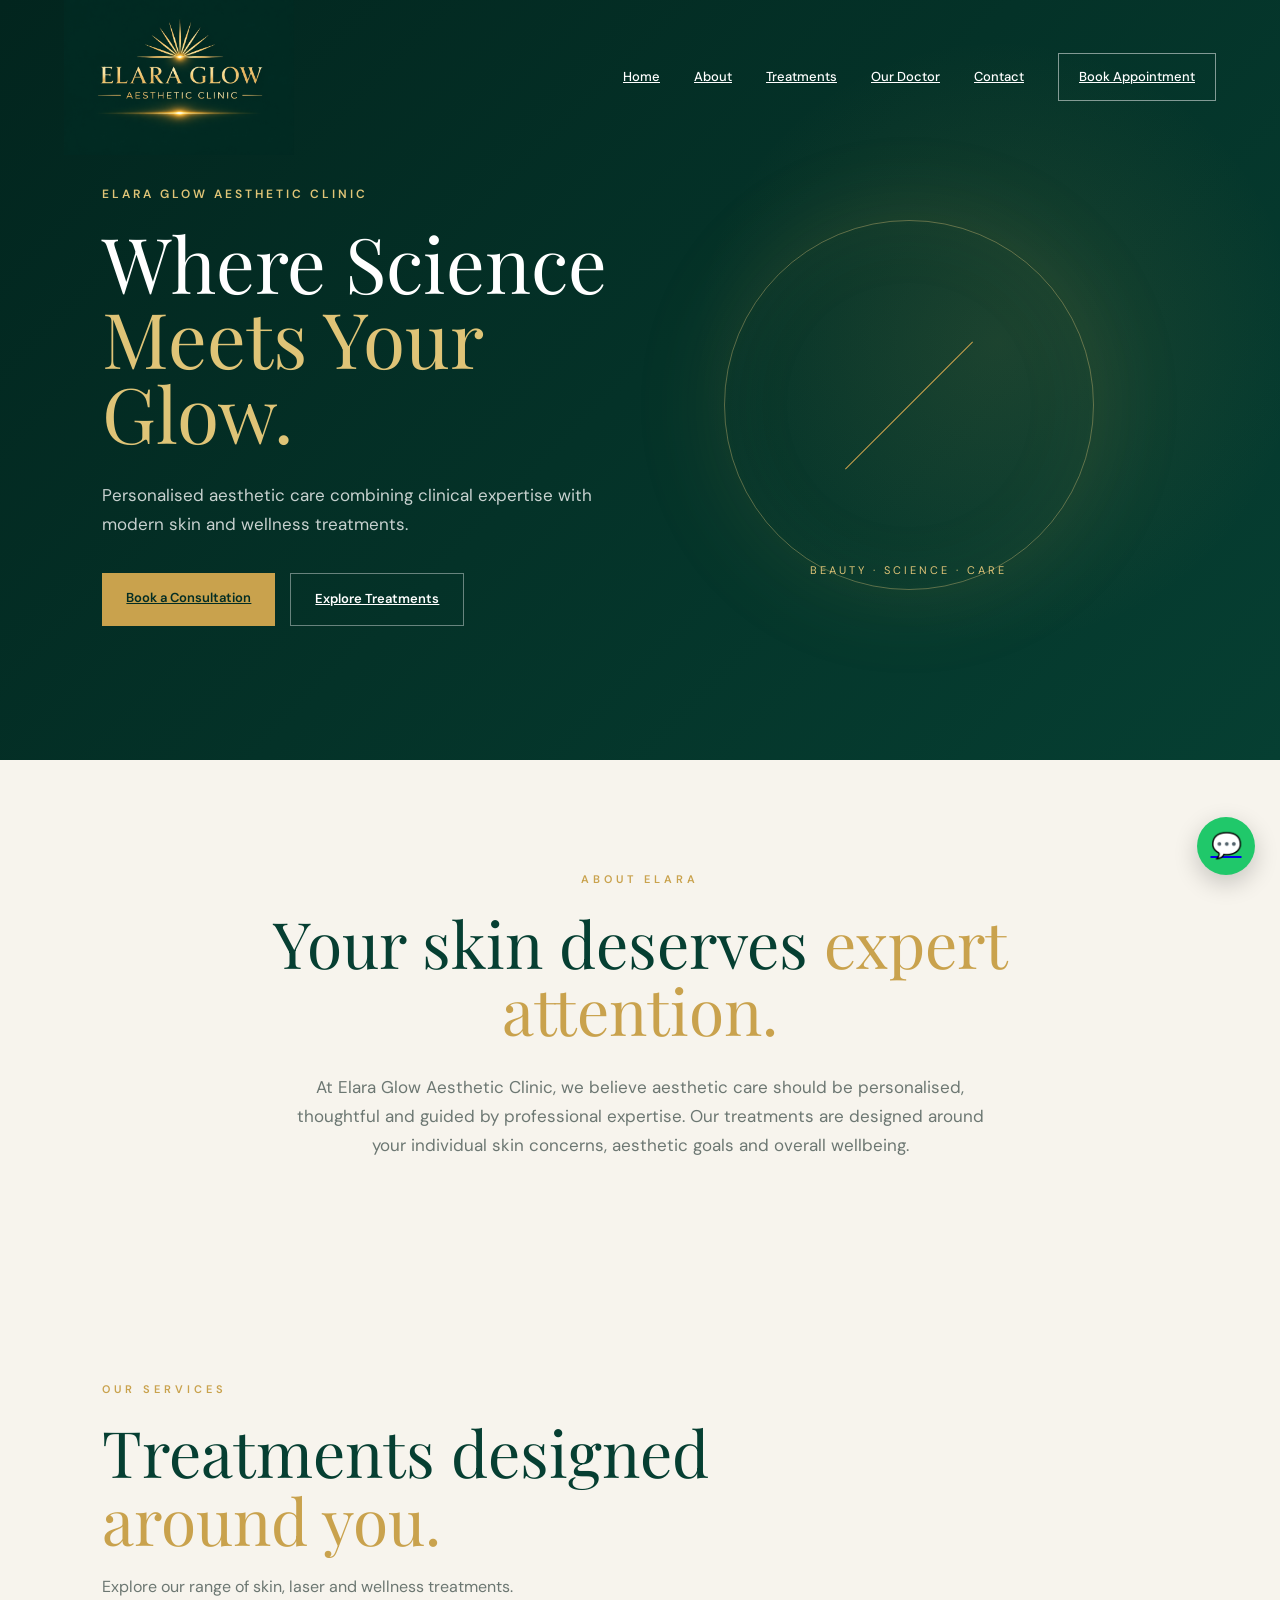
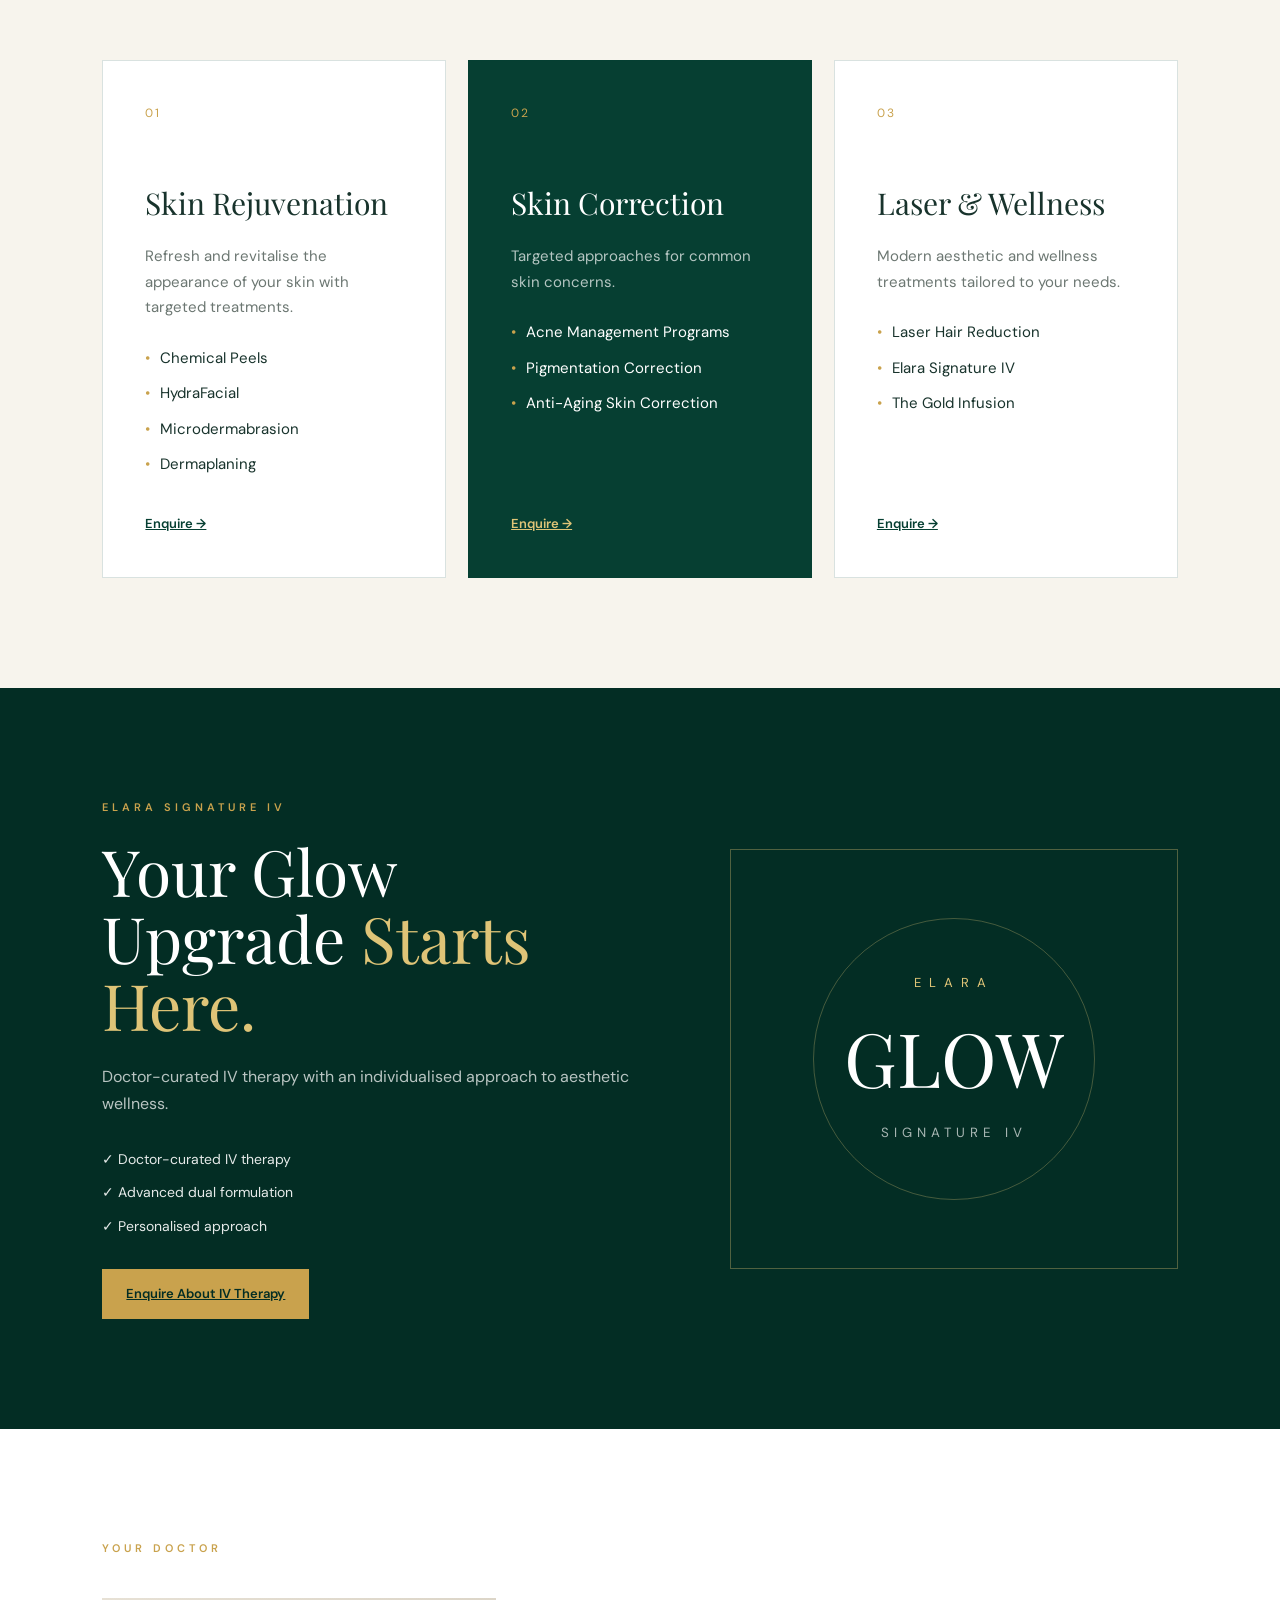
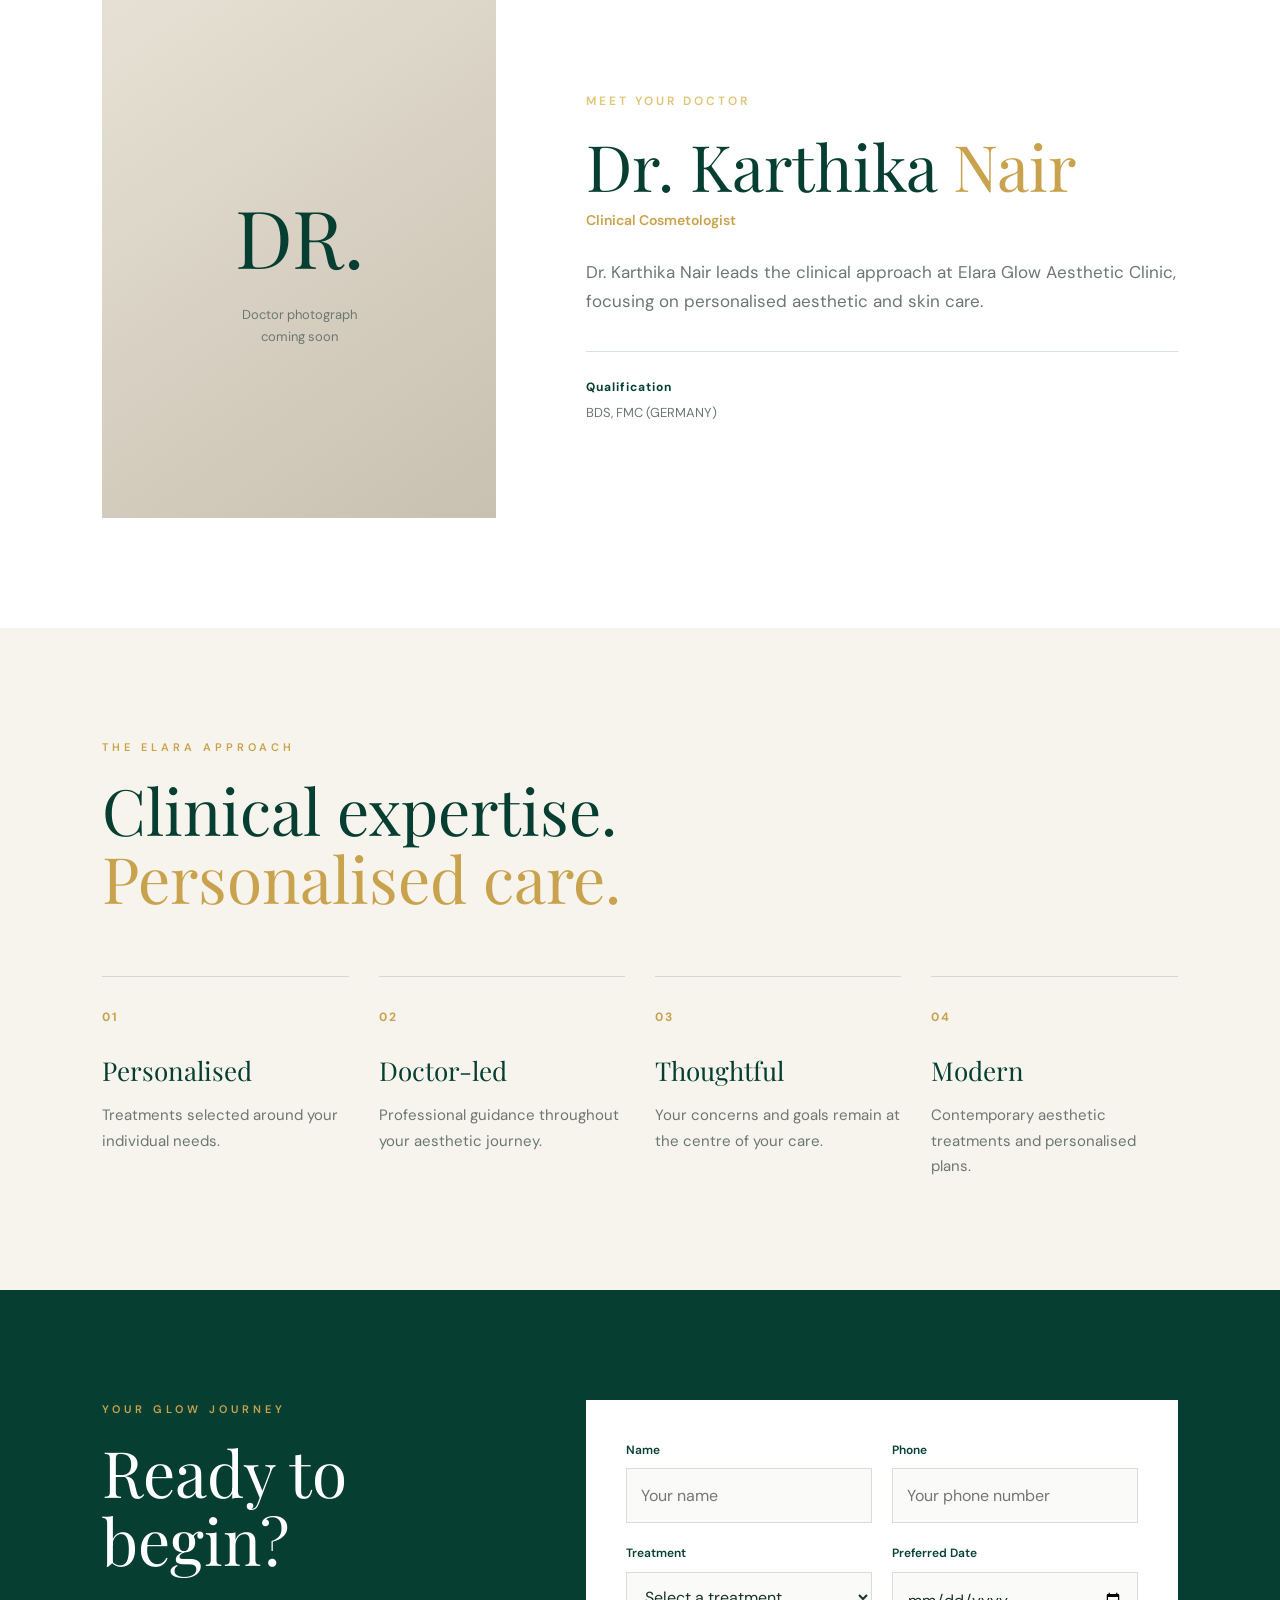
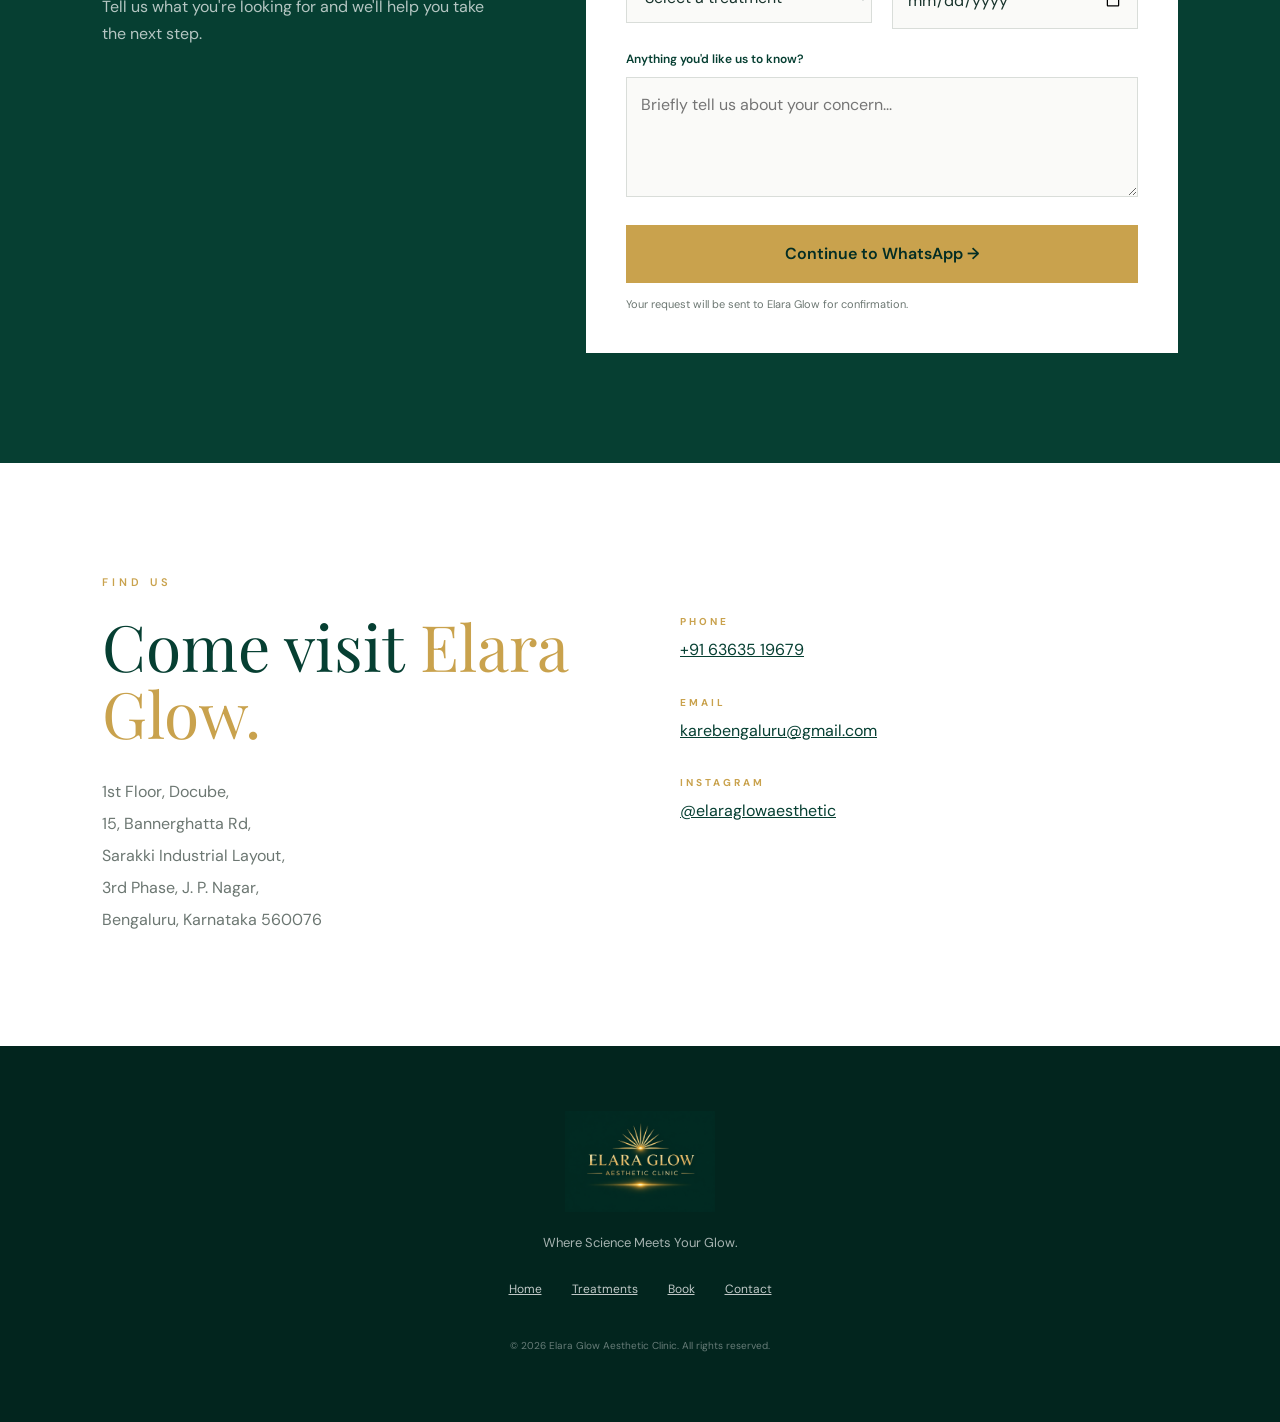
<file: index.html>
<!DOCTYPE html>
<html lang="en">

<head>

    <meta charset="UTF-8">

    <meta name="viewport" content="width=device-width, initial-scale=1.0">

    <title>Elara Glow | Aesthetic Clinic Bengaluru</title>

    <link rel="stylesheet" href="css/style.css">

</head>


<body>

    <!-- NAVIGATION -->

    <header>

        <div class="navbar">

            <a href="#home" class="logo">
                <img src="images/logo.png" alt="Elara Glow Aesthetic Clinic">
            </a>


            <nav>

                <a href="#home">Home</a>

                <a href="#about">About</a>

                <a href="treatments.html">Treatments</a>

                <a href="#doctor">Our Doctor</a>

                <a href="#contact">Contact</a>

                <a href="#booking" class="book-button">
                    Book Appointment
                </a>

            </nav>

        </div>

    </header>



    <!-- HERO -->

    <section class="hero" id="home">

        <div class="hero-content">

            <p class="small-heading">
                ELARA GLOW AESTHETIC CLINIC
            </p>

            <h1>
                Where Science
                <span>Meets Your Glow.</span>
            </h1>

            <p class="hero-description">

                Personalised aesthetic care combining
                clinical expertise with modern skin
                and wellness treatments.

            </p>


            <div class="hero-buttons">

                <a href="#booking" class="primary-button">
                    Book a Consultation
                </a>

                <a href="treatments.html" class="secondary-button">
                    Explore Treatments
                </a>

            </div>

        </div>


        <div class="hero-decoration">

            <div class="glow-circle"></div>

            <div class="gold-line"></div>

            <p>
                BEAUTY · SCIENCE · CARE
            </p>

        </div>

    </section>



    <!-- INTRO -->

    <section class="intro" id="about">

        <p class="section-label">
            ABOUT ELARA
        </p>

        <h2>
            Your skin deserves
            <span>expert attention.</span>
        </h2>

        <p class="intro-text">

            At Elara Glow Aesthetic Clinic, we believe
            aesthetic care should be personalised,
            thoughtful and guided by professional expertise.

            Our treatments are designed around your
            individual skin concerns, aesthetic goals
            and overall wellbeing.

        </p>

    </section>



    <!-- TREATMENTS -->

    <section class="treatments" id="treatments">

        <div class="section-heading">

            <p class="section-label">
                OUR SERVICES
            </p>

            <h2>
                Treatments designed
                <span>around you.</span>
            </h2>

            <p>
                Explore our range of skin, laser and
                wellness treatments.
            </p>

        </div>


        <div class="treatment-grid">


            <!-- CARD 1 -->

            <div class="treatment-card">

                <p class="number">
                    01
                </p>

                <h3>
                    Skin Rejuvenation
                </h3>

                <p>
                    Refresh and revitalise the appearance
                    of your skin with targeted treatments.
                </p>

                <ul>

                    <li>Chemical Peels</li>

                    <li>HydraFacial</li>

                    <li>Microdermabrasion</li>

                    <li>Dermaplaning</li>

                </ul>

                <a href="#booking">
                    Enquire →
                </a>

            </div>



            <!-- CARD 2 -->

            <div class="treatment-card featured">

                <p class="number">
                    02
                </p>

                <h3>
                    Skin Correction
                </h3>

                <p>
                    Targeted approaches for common
                    skin concerns.
                </p>

                <ul>

                    <li>Acne Management Programs</li>

                    <li>Pigmentation Correction</li>

                    <li>Anti-Aging Skin Correction</li>

                </ul>

                <a href="#booking">
                    Enquire →
                </a>

            </div>



            <!-- CARD 3 -->

            <div class="treatment-card">

                <p class="number">
                    03
                </p>

                <h3>
                    Laser & Wellness
                </h3>

                <p>
                    Modern aesthetic and wellness
                    treatments tailored to your needs.
                </p>

                <ul>

                    <li>Laser Hair Reduction</li>

                    <li>Elara Signature IV</li>

                    <li>The Gold Infusion</li>

                </ul>

                <a href="#booking">
                    Enquire →
                </a>

            </div>


        </div>

    </section>



    <!-- SIGNATURE TREATMENT -->

    <section class="signature">

        <div>

            <p class="section-label">
                ELARA SIGNATURE IV
            </p>

            <h2>
                Your Glow Upgrade
                <span>Starts Here.</span>
            </h2>

            <p>

                Doctor-curated IV therapy with an
                individualised approach to aesthetic
                wellness.

            </p>

            <div class="features">

                <p>✓ Doctor-curated IV therapy</p>

                <p>✓ Advanced dual formulation</p>

                <p>✓ Personalised approach</p>

            </div>

            <a href="#booking" class="primary-button">
                Enquire About IV Therapy
            </a>

        </div>


        <div class="signature-decoration">

            <span>
                ELARA
            </span>

            <strong>
                GLOW
            </strong>

            <small>
                SIGNATURE IV
            </small>

        </div>

    </section>



    <!-- DOCTOR -->

    <section class="doctor" id="doctor">

        <p class="section-label">
            YOUR DOCTOR
        </p>


        <div class="doctor-grid">


            <div class="doctor-photo">

                <span>
                    DR.
                </span>

                <p>
                    Doctor photograph
                    <br>
                    coming soon
                </p>

            </div>


            <div>

                <p class="small-heading">
    MEET YOUR DOCTOR
</p>

<h2>
    Dr. Karthika
    <span>Nair</span>
</h2>

<p class="doctor-role">
    Clinical Cosmetologist
</p>

<p class="doctor-description">

    Dr. Karthika Nair leads the clinical
    approach at Elara Glow Aesthetic Clinic,
    focusing on personalised aesthetic
    and skin care.

</p>

<div class="doctor-info">

    <div>
        <strong>
            Qualification
        </strong>

        <p>
            BDS, FMC (GERMANY)
        </p>
    </div>

</div>

    </section>



    <!-- WHY ELARA -->

    <section class="why">

        <p class="section-label">
            THE ELARA APPROACH
        </p>

        <h2>
            Clinical expertise.
            <span>Personalised care.</span>
        </h2>


        <div class="why-grid">

            <div>

                <strong>01</strong>

                <h3>
                    Personalised
                </h3>

                <p>
                    Treatments selected around
                    your individual needs.
                </p>

            </div>


            <div>

                <strong>02</strong>

                <h3>
                    Doctor-led
                </h3>

                <p>
                    Professional guidance throughout
                    your aesthetic journey.
                </p>

            </div>


            <div>

                <strong>03</strong>

                <h3>
                    Thoughtful
                </h3>

                <p>
                    Your concerns and goals remain
                    at the centre of your care.
                </p>

            </div>


            <div>

                <strong>04</strong>

                <h3>
                    Modern
                </h3>

                <p>
                    Contemporary aesthetic treatments
                    and personalised plans.
                </p>

            </div>

        </div>

    </section>



    <!-- BOOKING -->

    <section class="booking" id="booking">

        <div class="booking-intro">

            <p class="section-label">
                YOUR GLOW JOURNEY
            </p>

            <h2>
                Ready to begin?
            </h2>

            <p>
                Tell us what you're looking for and
                we'll help you take the next step.
            </p>

        </div>


        <form id="bookingForm">

            <div class="form-row">

                <div>

                    <label>
                        Name
                    </label>

                    <input
                        type="text"
                        id="name"
                        placeholder="Your name"
                        required>

                </div>


                <div>

                    <label>
                        Phone
                    </label>

                    <input
                        type="tel"
                        id="phone"
                        placeholder="Your phone number"
                        required>

                </div>

            </div>


            <div class="form-row">

                <div>

                    <label>
                        Treatment
                    </label>

                    <select id="treatment" required>

                        <option value="">
                            Select a treatment
                        </option>

                        <option>
                            Chemical Peels
                        </option>

                        <option>
                            HydraFacial
                        </option>

                        <option>
                            Anti-Aging Skin Correction
                        </option>

                        <option>
                            Microdermabrasion
                        </option>

                        <option>
                            Dermaplaning
                        </option>

                        <option>
                            Laser Hair Reduction
                        </option>

                        <option>
                            Acne Management
                        </option>

                        <option>
                            Pigmentation Correction
                        </option>

                        <option>
                            Elara Signature IV
                        </option>

                        <option>
                            The Gold Infusion
                        </option>

                        <option>
                            General Consultation
                        </option>

                    </select>

                </div>


                <div>

                    <label>
                        Preferred Date
                    </label>

                    <input
                        type="date"
                        id="date"
                        required>

                </div>

            </div>


            <div>

                <label>
                    Anything you'd like us to know?
                </label>

                <textarea
                    id="message"
                    placeholder="Briefly tell us about your concern..."></textarea>

            </div>


            <button type="submit">

                Continue to WhatsApp →

            </button>


            <p class="form-note">

                Your request will be sent to
                Elara Glow for confirmation.

            </p>

        </form>

    </section>



    <!-- CONTACT -->

    <section class="contact" id="contact">

        <div>

            <p class="section-label">
                FIND US
            </p>

            <h2>
                Come visit
                <span>Elara Glow.</span>
            </h2>

            <p>

                1st Floor, Docube,<br>
                15, Bannerghatta Rd,<br>
                Sarakki Industrial Layout,<br>
                3rd Phase, J. P. Nagar,<br>
                Bengaluru, Karnataka 560076

            </p>

        </div>


        <div class="contact-details">

            <p>
                <strong>
                    PHONE
                </strong>

                <a href="tel:+916363519679">
                    +91 63635 19679
                </a>
            </p>


            <p>
                <strong>
                    EMAIL
                </strong>

                <a href="mailto:karebengaluru@gmail.com">
                    karebengaluru@gmail.com
                </a>
            </p>


            <p>
                <strong>
                    INSTAGRAM
                </strong>

                <a
                    href="https://www.instagram.com/elaraglowaesthetic/"
                    target="_blank">

                    @elaraglowaesthetic

                </a>
            </p>

        </div>

    </section>



    <!-- FOOTER -->

    <footer>

        <img
            src="images/logo.png"
            alt="Elara Glow"
            class="footer-logo">

        <p>
            Where Science Meets Your Glow.
        </p>

        <div>

            <a href="#home">Home</a>

            <a href="#treatments">Treatments</a>

            <a href="#booking">Book</a>

            <a href="#contact">Contact</a>

        </div>

        <small>
            © 2026 Elara Glow Aesthetic Clinic.
            All rights reserved.
        </small>

    </footer>



    <!-- WHATSAPP -->

    <a
        href="https://wa.me/916363519679"
        class="whatsapp"
        target="_blank">

        💬

    </a>


    <script src="js/script.js"></script>

</body>

</html>
</file>
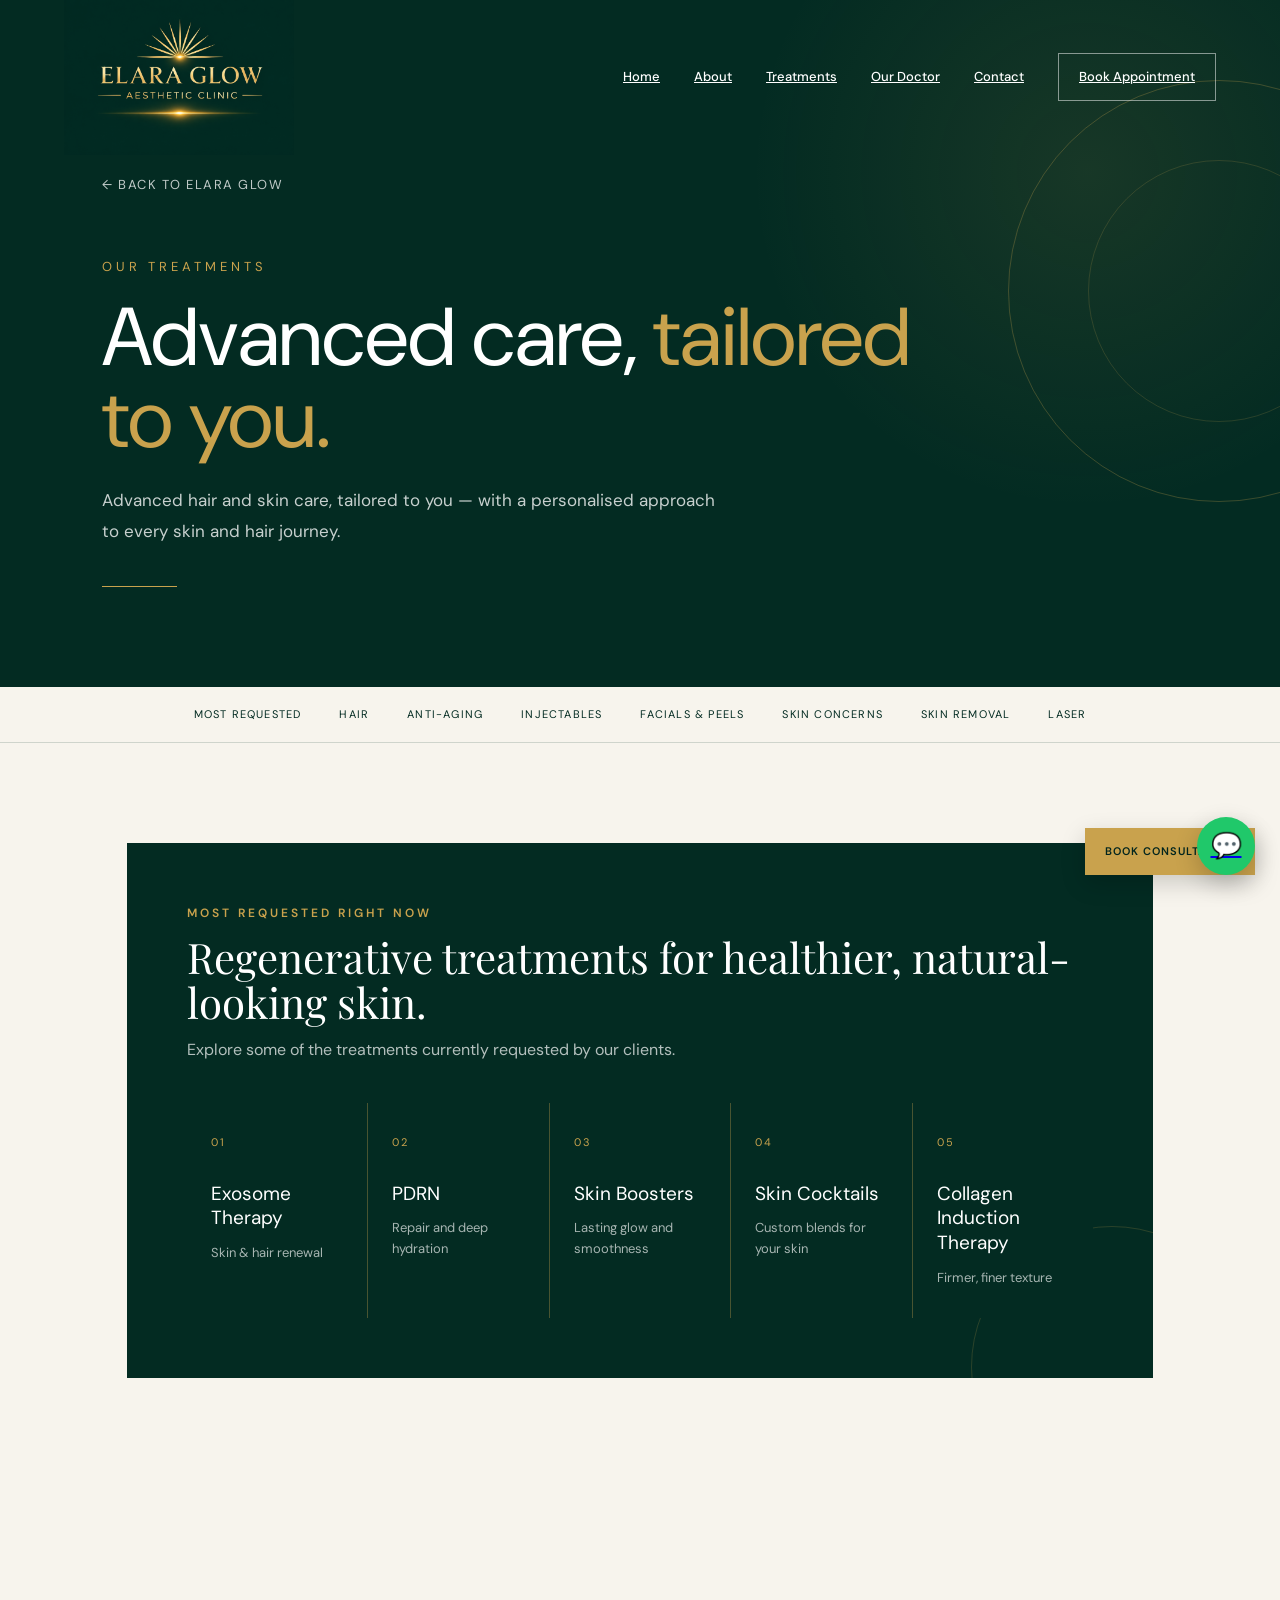
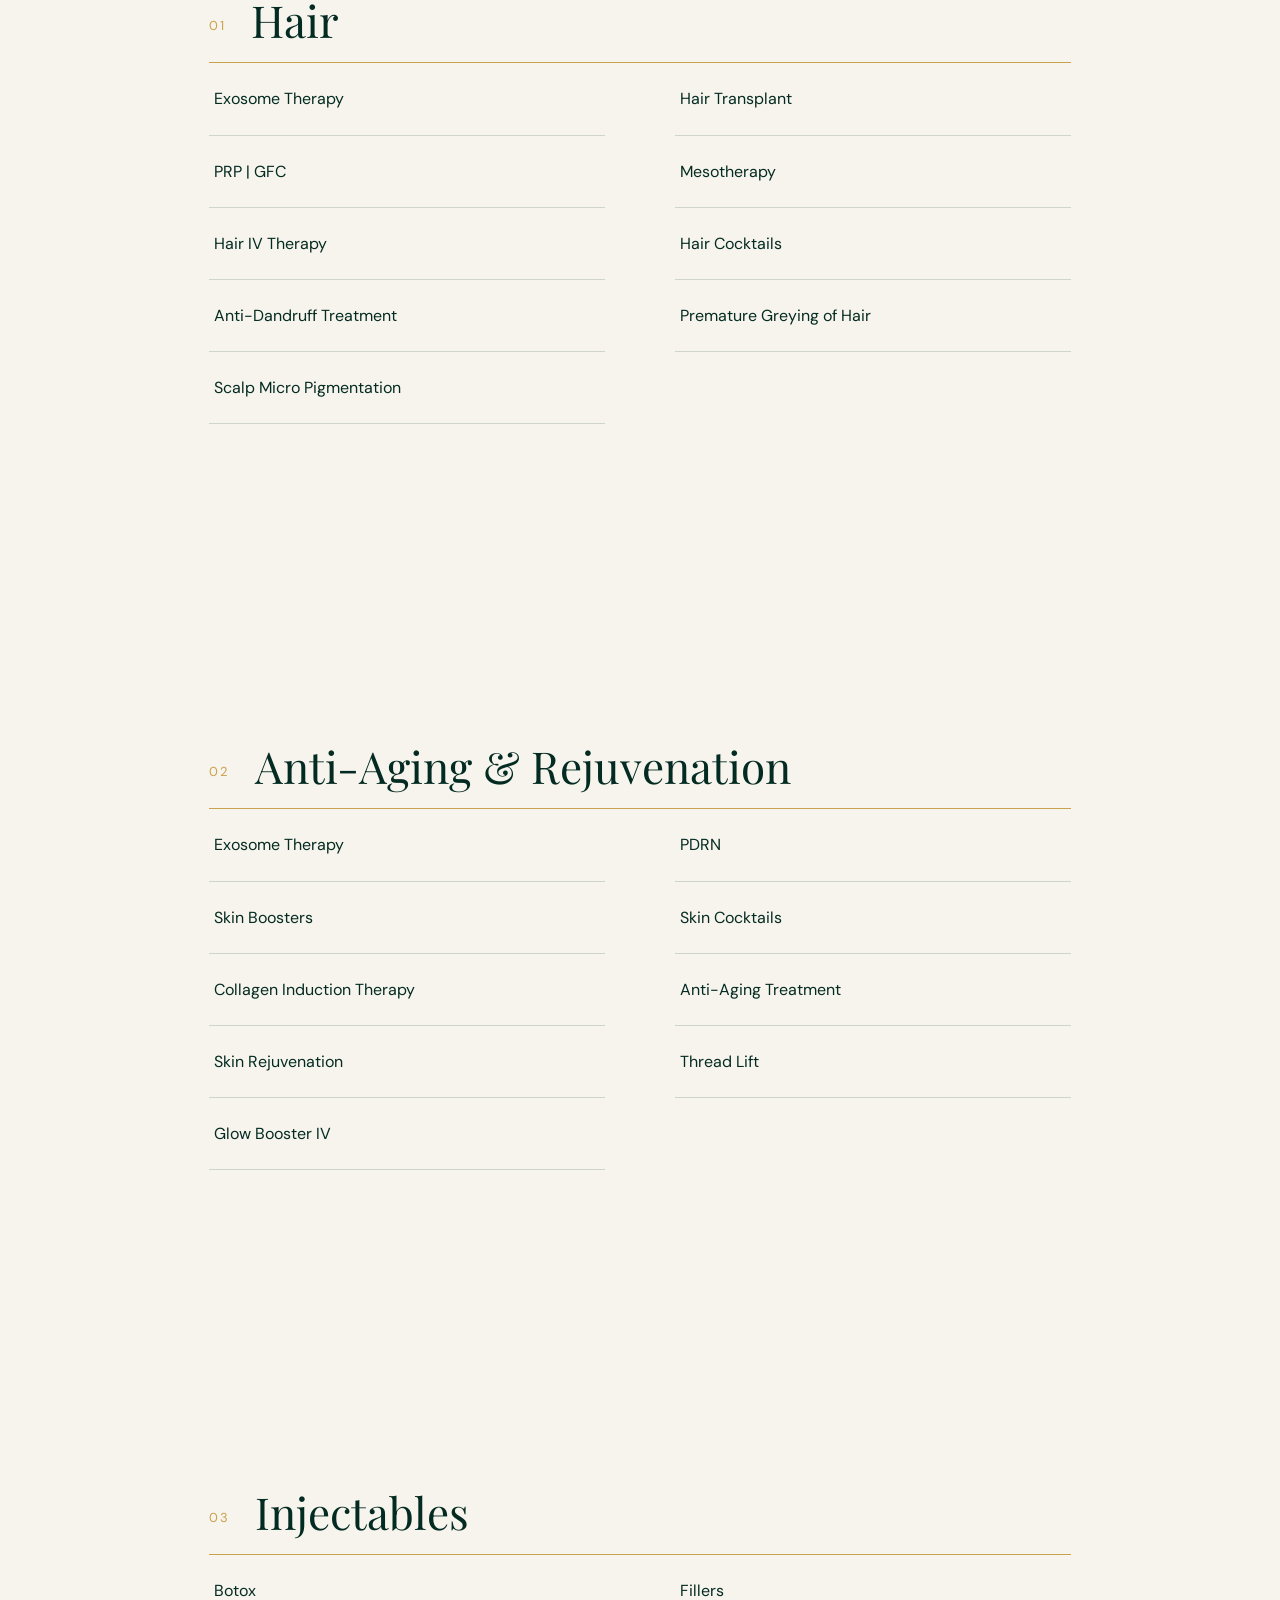
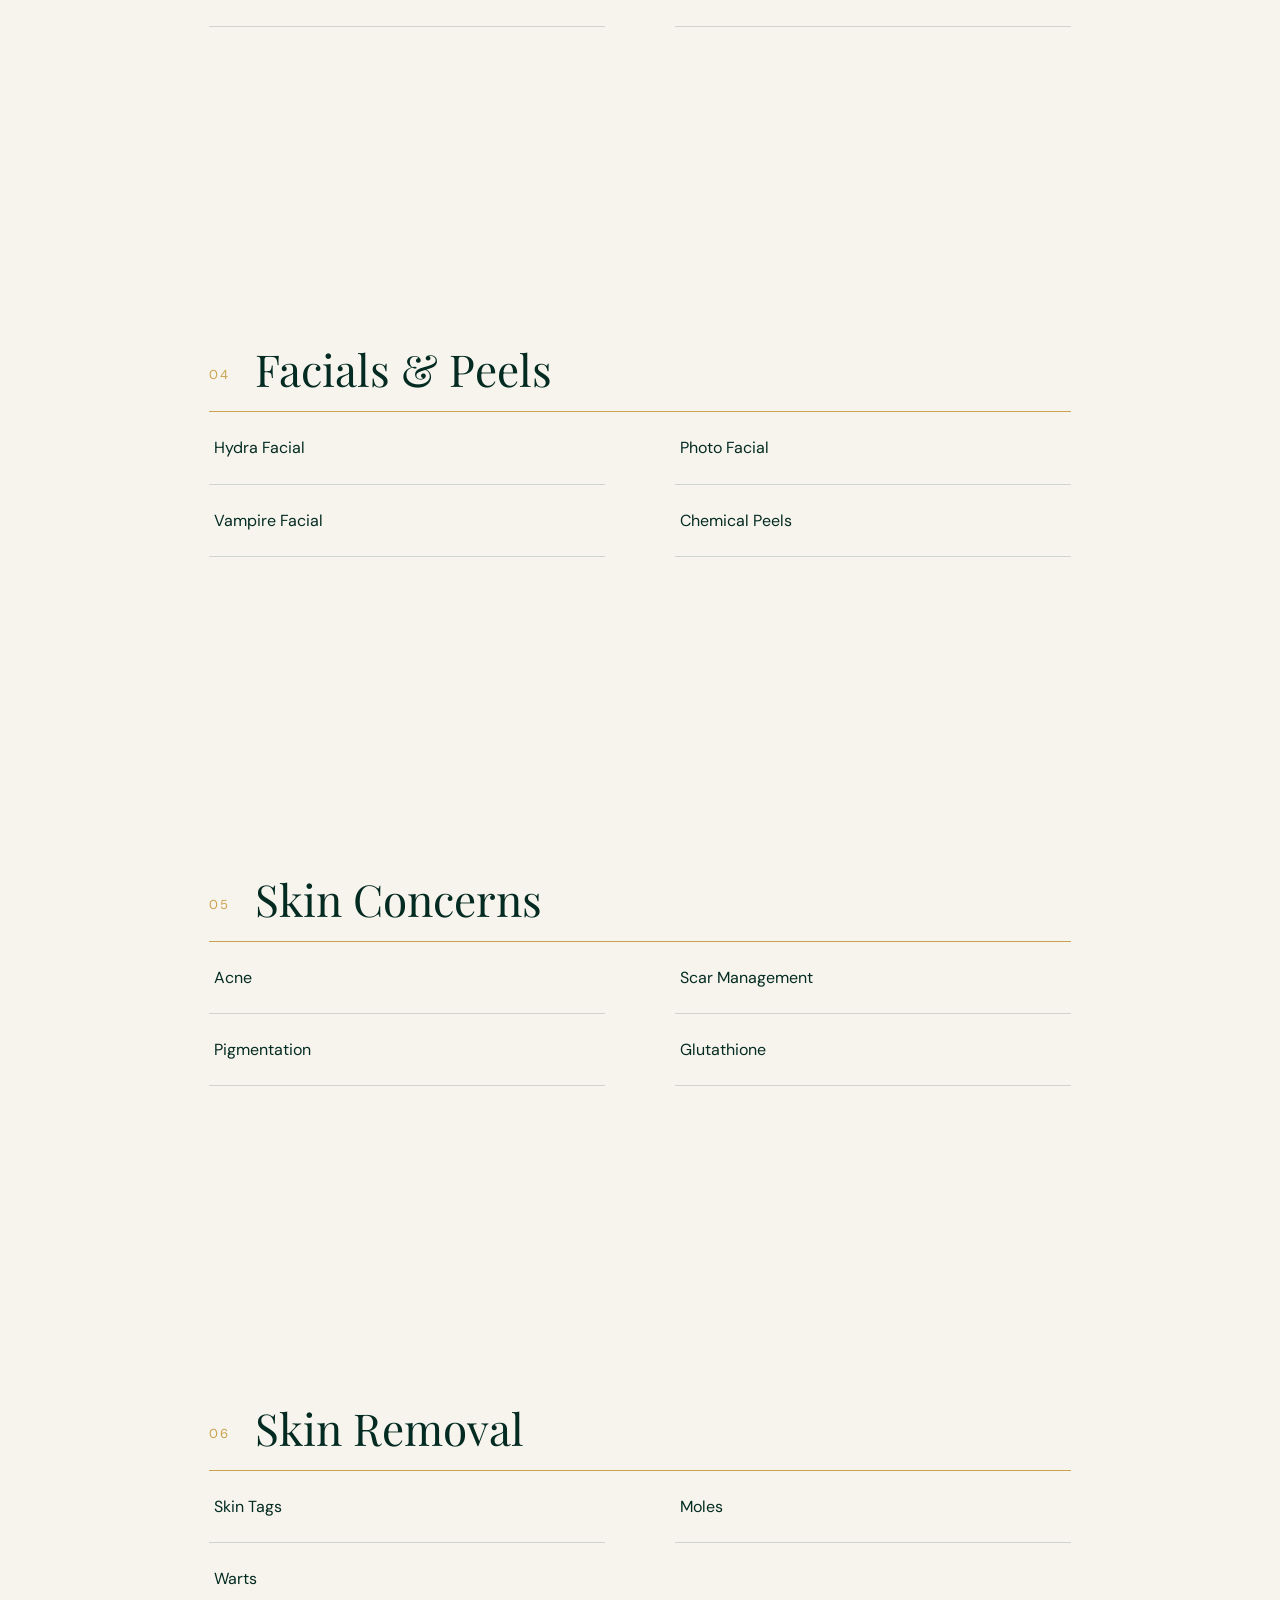
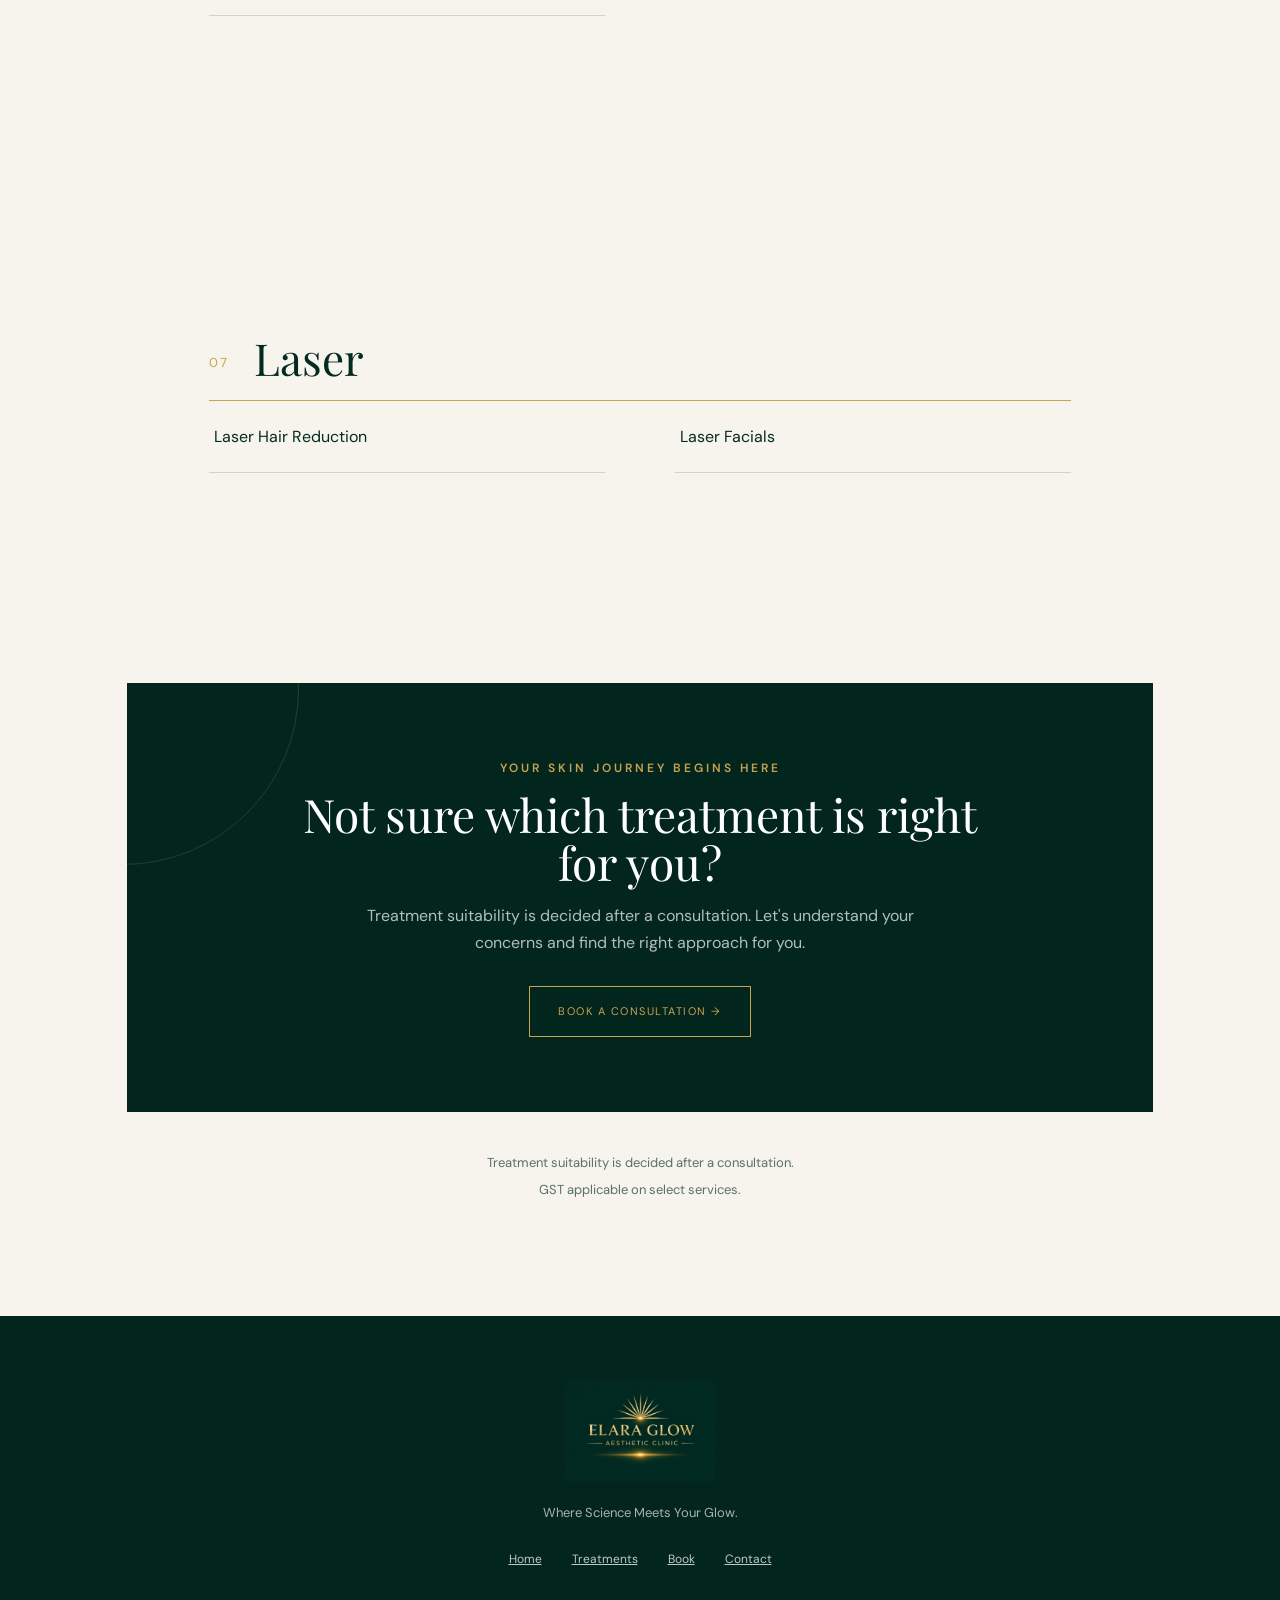
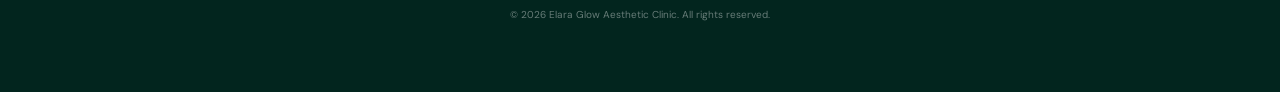
<file: treatments.html>
<!DOCTYPE html>
<html lang="en">

<head>
    <meta charset="UTF-8">
    <meta name="viewport" content="width=device-width, initial-scale=1.0">

    <title>Our Treatments | Elara Glow Aesthetic Clinic</title>

    <link rel="stylesheet" href="css/style.css">

    <style>
        /* =====================================================
           ELARA GLOW — TREATMENTS PAGE
           ===================================================== */

        :root {
            --green: #032b22;
            --deep-green: #02251e;
            --green-light: #063f32;
            --gold: #c9a24d;
            --ivory: #f7f4ed;
            --white: #ffffff;
            --line: rgba(3, 43, 34, 0.16);
        }

        * {
            box-sizing: border-box;
        }

        html {
            scroll-behavior: smooth;
        }

        body {
            margin: 0;
            background: var(--ivory);
            color: var(--green);
        }


        /* =====================================================
           PAGE HERO
           ===================================================== */

        .treatments-hero {
            min-height: 520px;
            padding: 170px 8% 100px;
            background:
                radial-gradient(circle at 85% 25%,
                    rgba(201, 162, 77, 0.10),
                    transparent 28%),
                var(--green);
            color: var(--white);
            position: relative;
            overflow: hidden;
        }

        .treatments-hero::before {
            content: "";
            position: absolute;
            width: 420px;
            height: 420px;
            border: 1px solid rgba(201, 162, 77, 0.28);
            border-radius: 50%;
            right: -150px;
            top: 80px;
        }

        .treatments-hero::after {
            content: "";
            position: absolute;
            width: 260px;
            height: 260px;
            border: 1px solid rgba(201, 162, 77, 0.18);
            border-radius: 50%;
            right: -70px;
            top: 160px;
        }

        .hero-inner {
            max-width: 1100px;
            margin: auto;
            position: relative;
            z-index: 2;
        }

        .back-link {
            display: inline-flex;
            align-items: center;
            gap: 10px;
            color: rgba(255, 255, 255, 0.75);
            text-decoration: none;
            font-size: 13px;
            letter-spacing: 1.5px;
            text-transform: uppercase;
            margin-bottom: 60px;
            transition: 0.3s ease;
        }

        .back-link:hover {
            color: var(--gold);
            transform: translateX(-4px);
        }

        .hero-label {
            color: var(--gold);
            font-size: 13px;
            letter-spacing: 4px;
            text-transform: uppercase;
            margin-bottom: 18px;
        }

        .treatments-hero h1 {
            font-size: clamp(48px, 7vw, 82px);
            font-weight: 400;
            line-height: 1;
            margin: 0 0 25px;
            max-width: 850px;
        }

        .treatments-hero h1 span {
            color: var(--gold);
        }

        .hero-description {
            max-width: 620px;
            font-size: 17px;
            line-height: 1.8;
            color: rgba(255, 255, 255, 0.78);
            margin: 0;
        }

        .hero-line {
            width: 75px;
            height: 1px;
            background: var(--gold);
            margin-top: 40px;
        }


        /* =====================================================
           CATEGORY NAVIGATION
           ===================================================== */

        .category-nav {
            position: sticky;
            top: 0;
            z-index: 20;
            background: rgba(247, 244, 237, 0.96);
            backdrop-filter: blur(10px);
            border-bottom: 1px solid var(--line);
            overflow-x: auto;
        }

        .category-nav-inner {
            max-width: 1200px;
            margin: auto;
            padding: 0 6%;
            display: flex;
            justify-content: center;
            gap: 8px;
            min-width: max-content;
        }

        .category-nav a {
            display: block;
            padding: 18px 15px;
            color: var(--green);
            text-decoration: none;
            font-size: 11px;
            letter-spacing: 1.2px;
            text-transform: uppercase;
            white-space: nowrap;
            transition: 0.3s ease;
        }

        .category-nav a:hover {
            color: var(--gold);
        }


        /* =====================================================
           MAIN CONTENT
           ===================================================== */

        .treatments-content {
            max-width: 1180px;
            margin: auto;
            padding: 100px 6% 110px;
        }

        .section-intro {
            max-width: 700px;
            margin-bottom: 45px;
        }

        .section-label {
            color: var(--gold);
            font-size: 12px;
            letter-spacing: 3px;
            text-transform: uppercase;
            margin-bottom: 12px;
        }

        .section-intro h2 {
            font-size: clamp(34px, 5vw, 52px);
            font-weight: 400;
            line-height: 1.1;
            margin: 0 0 18px;
        }

        .section-intro p {
            font-size: 16px;
            line-height: 1.8;
            color: rgba(3, 43, 34, 0.72);
            margin: 0;
        }


        /* =====================================================
           MOST REQUESTED
           ===================================================== */

        .most-requested {
            background: var(--green);
            color: var(--white);
            padding: 60px;
            margin-bottom: 110px;
            position: relative;
            overflow: hidden;
        }

        .most-requested::after {
            content: "";
            position: absolute;
            width: 280px;
            height: 280px;
            border: 1px solid rgba(201, 162, 77, 0.2);
            border-radius: 50%;
            right: -100px;
            bottom: -130px;
        }

        .most-requested-header {
            position: relative;
            z-index: 2;
            margin-bottom: 40px;
        }

        .most-requested-header .section-label {
            color: var(--gold);
        }

        .most-requested-header h2 {
            color: var(--white);
            font-size: clamp(30px, 4vw, 42px);
            font-weight: 400;
            margin: 0 0 12px;
        }

        .most-requested-header p {
            color: rgba(255, 255, 255, 0.7);
            margin: 0;
            line-height: 1.7;
        }

        .requested-grid {
            display: grid;
            grid-template-columns: repeat(5, 1fr);
            gap: 1px;
            background: rgba(201, 162, 77, 0.35);
            position: relative;
            z-index: 2;
        }

        .requested-card {
            background: var(--green);
            padding: 30px 24px;
            min-height: 180px;
            transition: 0.3s ease;
        }

        .requested-card:hover {
            background: var(--green-light);
            transform: translateY(-4px);
        }

        .requested-number {
            color: var(--gold);
            font-size: 11px;
            letter-spacing: 2px;
            margin-bottom: 30px;
        }

        .requested-card h3 {
            color: var(--white);
            font-size: 19px;
            font-weight: 400;
            line-height: 1.3;
            margin: 0 0 12px;
        }

        .requested-card p {
            color: rgba(255, 255, 255, 0.65);
            font-size: 13px;
            line-height: 1.6;
            margin: 0;
        }


        /* =====================================================
           TREATMENT CATEGORIES
           ===================================================== */

        .treatment-category {
            scroll-margin-top: 90px;
            margin-bottom: 100px;
        }

        .category-heading {
            display: flex;
            align-items: flex-end;
            gap: 25px;
            border-bottom: 1px solid var(--gold);
            padding-bottom: 20px;
            margin-bottom: 0;
        }

        .category-number {
            color: var(--gold);
            font-size: 13px;
            letter-spacing: 2px;
            padding-bottom: 5px;
        }

        .category-heading h2 {
            font-size: clamp(30px, 4vw, 44px);
            font-weight: 400;
            margin: 0;
            line-height: 1;
        }

        .treatment-list {
            display: grid;
            grid-template-columns: repeat(2, 1fr);
            column-gap: 70px;
        }

        .treatment-list div {
            min-height: 65px;
            padding: 22px 5px;
            border-bottom: 1px solid var(--line);
            font-size: 16px;
            display: flex;
            align-items: center;
            justify-content: space-between;
            transition: 0.3s ease;
        }

        .treatment-list div::after {
            content: "↗";
            color: var(--gold);
            font-size: 14px;
            opacity: 0;
            transform: translateX(-5px);
            transition: 0.3s ease;
        }

        .treatment-list div:hover {
            color: var(--gold);
            padding-left: 10px;
        }

        .treatment-list div:hover::after {
            opacity: 1;
            transform: translateX(0);
        }


        /* =====================================================
           CONSULTATION CTA
           ===================================================== */

        .consultation-cta {
            background: var(--deep-green);
            color: var(--white);
            padding: 75px 60px;
            margin-top: 20px;
            position: relative;
            overflow: hidden;
            text-align: center;
        }

        .consultation-cta::before {
            content: "";
            position: absolute;
            width: 350px;
            height: 350px;
            border: 1px solid rgba(201, 162, 77, 0.2);
            border-radius: 50%;
            left: -180px;
            top: -170px;
        }

        .consultation-cta .section-label {
            color: var(--gold);
        }

        .consultation-cta h2 {
            color: var(--white);
            font-size: clamp(30px, 4vw, 46px);
            font-weight: 400;
            margin: 0 auto 15px;
            max-width: 700px;
        }

        .consultation-cta p {
            color: rgba(255, 255, 255, 0.7);
            line-height: 1.7;
            max-width: 600px;
            margin: 0 auto 30px;
        }

        .consultation-button {
            display: inline-flex;
            align-items: center;
            gap: 12px;
            padding: 15px 28px;
            border: 1px solid var(--gold);
            color: var(--gold);
            text-decoration: none;
            text-transform: uppercase;
            letter-spacing: 1.5px;
            font-size: 11px;
            transition: 0.3s ease;
        }

        .consultation-button:hover {
            background: var(--gold);
            color: var(--deep-green);
        }


        /* =====================================================
           NOTE
           ===================================================== */

        .treatment-note {
            text-align: center;
            padding: 35px 20px 0;
            color: rgba(3, 43, 34, 0.65);
            font-size: 13px;
            line-height: 1.7;
        }

        .treatment-note p {
            margin: 5px 0;
        }


        /* =====================================================
           FLOATING BOOK BUTTON
           ===================================================== */

        .floating-book {
            position: fixed;
            right: 25px;
            bottom: 25px;
            z-index: 50;
            background: var(--gold);
            color: var(--deep-green);
            padding: 14px 20px;
            text-decoration: none;
            font-size: 11px;
            font-weight: 600;
            letter-spacing: 1px;
            text-transform: uppercase;
            box-shadow: 0 8px 25px rgba(0, 0, 0, 0.18);
            transition: 0.3s ease;
        }

        .floating-book:hover {
            transform: translateY(-3px);
            background: var(--white);
        }


        /* =====================================================
           RESPONSIVE
           ===================================================== */

        @media (max-width: 1000px) {

            .requested-grid {
                grid-template-columns: repeat(2, 1fr);
            }

        }


        @media (max-width: 700px) {

            .treatments-hero {
                min-height: 500px;
                padding: 140px 7% 80px;
            }

            .back-link {
                margin-bottom: 45px;
            }

            .treatments-content {
                padding: 70px 6% 80px;
            }

            .most-requested {
                padding: 35px 22px;
                margin-bottom: 75px;
            }

            .requested-grid {
                grid-template-columns: 1fr;
            }

            .requested-card {
                min-height: auto;
            }

            .treatment-category {
                margin-bottom: 70px;
            }

            .category-heading {
                gap: 15px;
            }

            .treatment-list {
                grid-template-columns: 1fr;
            }

            .consultation-cta {
                padding: 55px 25px;
            }

            .floating-book {
                right: 15px;
                bottom: 15px;
                padding: 13px 15px;
            }

            .category-nav-inner {
                justify-content: flex-start;
                padding: 0 5%;
            }

        }
    </style>

</head>


<body>


    <!-- =====================================================
         HEADER
         ===================================================== -->

    <header>

        <div class="navbar">

            <a href="index.html" class="logo">
                <img
                    src="images/logo.png"
                    alt="Elara Glow Aesthetic Clinic">
            </a>

            <nav>

                <a href="index.html">Home</a>

                <a href="index.html#about">About</a>

                <a href="treatments.html">Treatments</a>

                <a href="index.html#doctor">Our Doctor</a>

                <a href="index.html#contact">Contact</a>

                <a
                    href="index.html#booking"
                    class="book-button">
                    Book Appointment
                </a>

            </nav>

        </div>

    </header>



    <!-- =====================================================
         HERO
         ===================================================== -->

    <section class="treatments-hero">

        <div class="hero-inner">

            <a
                href="index.html"
                class="back-link">
                ← Back to Elara Glow
            </a>

            <div class="hero-label">
                OUR TREATMENTS
            </div>

            <h1>
                Advanced care,
                <span>tailored to you.</span>
            </h1>

            <p class="hero-description">
                Advanced hair and skin care,
                tailored to you — with a personalised
                approach to every skin and hair journey.
            </p>

            <div class="hero-line"></div>

        </div>

    </section>



    <!-- =====================================================
         CATEGORY NAVIGATION
         ===================================================== -->

    <div class="category-nav">

        <div class="category-nav-inner">

            <a href="#most-requested">
                Most Requested
            </a>

            <a href="#hair">
                Hair
            </a>

            <a href="#anti-aging">
                Anti-Aging
            </a>

            <a href="#injectables">
                Injectables
            </a>

            <a href="#facials">
                Facials & Peels
            </a>

            <a href="#skin-concerns">
                Skin Concerns
            </a>

            <a href="#skin-removal">
                Skin Removal
            </a>

            <a href="#laser">
                Laser
            </a>

        </div>

    </div>



    <!-- =====================================================
         MAIN CONTENT
         ===================================================== -->

    <main class="treatments-content">


        <!-- MOST REQUESTED -->

        <section
            class="most-requested"
            id="most-requested">

            <div class="most-requested-header">

                <div class="section-label">
                    MOST REQUESTED RIGHT NOW
                </div>

                <h2>
                    Regenerative treatments
                    for healthier, natural-looking skin.
                </h2>

                <p>
                    Explore some of the treatments currently
                    requested by our clients.
                </p>

            </div>


            <div class="requested-grid">

                <div class="requested-card">

                    <div class="requested-number">
                        01
                    </div>

                    <h3>
                        Exosome Therapy
                    </h3>

                    <p>
                        Skin & hair renewal
                    </p>

                </div>


                <div class="requested-card">

                    <div class="requested-number">
                        02
                    </div>

                    <h3>
                        PDRN
                    </h3>

                    <p>
                        Repair and deep hydration
                    </p>

                </div>


                <div class="requested-card">

                    <div class="requested-number">
                        03
                    </div>

                    <h3>
                        Skin Boosters
                    </h3>

                    <p>
                        Lasting glow and smoothness
                    </p>

                </div>


                <div class="requested-card">

                    <div class="requested-number">
                        04
                    </div>

                    <h3>
                        Skin Cocktails
                    </h3>

                    <p>
                        Custom blends for your skin
                    </p>

                </div>


                <div class="requested-card">

                    <div class="requested-number">
                        05
                    </div>

                    <h3>
                        Collagen Induction Therapy
                    </h3>

                    <p>
                        Firmer, finer texture
                    </p>

                </div>

            </div>

        </section>



        <!-- HAIR -->

        <section
            class="treatment-category"
            id="hair">

            <div class="category-heading">

                <div class="category-number">
                    01
                </div>

                <h2>
                    Hair
                </h2>

            </div>

            <div class="treatment-list">

                <div>Exosome Therapy</div>
                <div>Hair Transplant</div>
                <div>PRP | GFC</div>
                <div>Mesotherapy</div>
                <div>Hair IV Therapy</div>
                <div>Hair Cocktails</div>
                <div>Anti-Dandruff Treatment</div>
                <div>Premature Greying of Hair</div>
                <div>Scalp Micro Pigmentation</div>

            </div>

        </section>



        <!-- ANTI-AGING -->

        <section
            class="treatment-category"
            id="anti-aging">

            <div class="category-heading">

                <div class="category-number">
                    02
                </div>

                <h2>
                    Anti-Aging & Rejuvenation
                </h2>

            </div>

            <div class="treatment-list">

                <div>Exosome Therapy</div>
                <div>PDRN</div>
                <div>Skin Boosters</div>
                <div>Skin Cocktails</div>
                <div>Collagen Induction Therapy</div>
                <div>Anti-Aging Treatment</div>
                <div>Skin Rejuvenation</div>
                <div>Thread Lift</div>
                <div>Glow Booster IV</div>

            </div>

        </section>



        <!-- INJECTABLES -->

        <section
            class="treatment-category"
            id="injectables">

            <div class="category-heading">

                <div class="category-number">
                    03
                </div>

                <h2>
                    Injectables
                </h2>

            </div>

            <div class="treatment-list">

                <div>Botox</div>
                <div>Fillers</div>

            </div>

        </section>



        <!-- FACIALS -->

        <section
            class="treatment-category"
            id="facials">

            <div class="category-heading">

                <div class="category-number">
                    04
                </div>

                <h2>
                    Facials & Peels
                </h2>

            </div>

            <div class="treatment-list">

                <div>Hydra Facial</div>
                <div>Photo Facial</div>
                <div>Vampire Facial</div>
                <div>Chemical Peels</div>

            </div>

        </section>



        <!-- SKIN CONCERNS -->

        <section
            class="treatment-category"
            id="skin-concerns">

            <div class="category-heading">

                <div class="category-number">
                    05
                </div>

                <h2>
                    Skin Concerns
                </h2>

            </div>

            <div class="treatment-list">

                <div>Acne</div>
                <div>Scar Management</div>
                <div>Pigmentation</div>
                <div>Glutathione</div>

            </div>

        </section>



        <!-- SKIN REMOVAL -->

        <section
            class="treatment-category"
            id="skin-removal">

            <div class="category-heading">

                <div class="category-number">
                    06
                </div>

                <h2>
                    Skin Removal
                </h2>

            </div>

            <div class="treatment-list">

                <div>Skin Tags</div>
                <div>Moles</div>
                <div>Warts</div>

            </div>

        </section>



        <!-- LASER -->

        <section
            class="treatment-category"
            id="laser">

            <div class="category-heading">

                <div class="category-number">
                    07
                </div>

                <h2>
                    Laser
                </h2>

            </div>

            <div class="treatment-list">

                <div>Laser Hair Reduction</div>
                <div>Laser Facials</div>

            </div>

        </section>



        <!-- =================================================
             CONSULTATION CTA
             ================================================= -->

        <section class="consultation-cta">

            <div class="section-label">
                YOUR SKIN JOURNEY BEGINS HERE
            </div>

            <h2>
                Not sure which treatment
                is right for you?
            </h2>

            <p>
                Treatment suitability is decided after
                a consultation. Let's understand your
                concerns and find the right approach for you.
            </p>

            <a
                href="index.html#booking"
                class="consultation-button">
                Book a Consultation →
            </a>

        </section>



        <!-- NOTE -->

        <div class="treatment-note">

            <p>
                Treatment suitability is decided
                after a consultation.
            </p>

            <p>
                GST applicable on select services.
            </p>

        </div>


    </main>



    <!-- =====================================================
         FOOTER
         ===================================================== -->

    <footer>

        <img
            src="images/logo.png"
            alt="Elara Glow"
            class="footer-logo">

        <p>
            Where Science Meets Your Glow.
        </p>

        <div>

            <a href="index.html">
                Home
            </a>

            <a href="treatments.html">
                Treatments
            </a>

            <a href="index.html#booking">
                Book
            </a>

            <a href="index.html#contact">
                Contact
            </a>

        </div>

        <small>
            © 2026 Elara Glow Aesthetic Clinic.
            All rights reserved.
        </small>

    </footer>



    <!-- =====================================================
         FLOATING BOOKING BUTTON
         ===================================================== -->

    <a
        href="index.html#booking"
        class="floating-book">
        Book Consultation
    </a>



    <!-- WHATSAPP -->

    <a
        href="https://wa.me/916363519679"
        class="whatsapp"
        target="_blank"
        aria-label="Chat on WhatsApp">
        💬
    </a>


</body>

</html>
</file>
<file: css/style.css>
/* =========================================================
   ELARA GLOW AESTHETIC CLINIC
   Main Website Styles
   ========================================================= */

@import url('https://fonts.googleapis.com/css2?family=DM+Sans:wght@400;500;600&family=Playfair+Display:wght@400;500;600&display=swap');


/* =========================
   VARIABLES
   ========================= */

:root {
    --green: #063f32;
    --dark-green: #032d24;
    --deep-green: #02251e;

    --ivory: #f7f4ed;
    --white: #ffffff;

    --gold: #c9a24d;
    --light-gold: #dfc477;

    --text: #18332c;
    --muted: #6c7772;

    --border: rgba(6, 63, 50, 0.15);

    --serif: "Playfair Display", Georgia, serif;
    --sans: "DM Sans", Arial, sans-serif;
}


/* =========================
   RESET
   ========================= */

* {
    margin: 0;
    padding: 0;
    box-sizing: border-box;
}

html {
    scroll-behavior: smooth;
}

body {
    font-family: var(--sans);
    background: var(--ivory);
    color: var(--text);
    line-height: 1.7;
    font-size: 16px;
}
}

a {
    color: inherit;
    text-decoration: none;
}

button,
input,
select,
textarea {
    font: inherit;
}

img {
    max-width: 100%;
    display: block;
}


/* =========================
   NAVIGATION
   ========================= */

header {
    position: absolute;
    top: 0;
    left: 0;
    width: 100%;
    z-index: 20;
}

.navbar {
    width: min(1200px, 90%);
    margin: auto;

    min-height: 100px;

    display: flex;
    align-items: center;
    justify-content: space-between;
}

.logo img {
    width: 230px;
    height: auto;
}

nav {
    display: flex;
    align-items: center;
    gap: 34px;
}

nav a {
    color: white;
    font-size: 13px;
    font-weight: 500;

    transition: 0.3s ease;
}

nav a:hover {
    color: var(--light-gold);
}

.book-button {
    border: 1px solid rgba(255,255,255,0.5);
    padding: 12px 20px;
}

.book-button:hover {
    background: var(--gold);
    color: var(--dark-green);
    border-color: var(--gold);
}


/* =========================
   HERO
   ========================= */

.hero {
    min-height: 760px;

    background:
        radial-gradient(
            circle at 78% 45%,
            rgba(201,162,77,0.12),
            transparent 28%
        ),
        linear-gradient(
            135deg,
            var(--deep-green),
            var(--green)
        );

    color: white;

    display: grid;
    grid-template-columns: 1fr 1fr;
    align-items: center;

    padding: 150px 8% 100px;

    position: relative;
    overflow: hidden;
}

.hero-content {
    max-width: 650px;
}

.small-heading {
    color: var(--light-gold);
    letter-spacing: 3px;
    font-size: 12px;
    font-weight: 600;
    margin-bottom: 20px;
}

.hero h1 {
    font-family: var(--serif);
    font-size: clamp(60px, 6vw, 96px);
    font-weight: 400;
    line-height: 0.98;
    margin-bottom: 30px;
}

.hero h1 span {
    display: block;
    color: var(--light-gold);
}

.hero-description {
    max-width: 520px;
    color: rgba(255,255,255,0.78);
    font-size: 16px;
    margin-bottom: 35px;
}

.hero-buttons {
    display: flex;
    gap: 15px;
    flex-wrap: wrap;
}

.primary-button,
.secondary-button {
    display: inline-block;
    padding: 14px 24px;
    font-size: 13px;
    font-weight: 600;
    transition: 0.3s ease;
}

.primary-button {
    background: var(--gold);
    color: var(--dark-green);
}

.primary-button:hover {
    background: var(--light-gold);
    transform: translateY(-2px);
}

.secondary-button {
    border: 1px solid rgba(255,255,255,0.4);
    color: white;
}

.secondary-button:hover {
    border-color: var(--gold);
    color: var(--light-gold);
}

.hero-decoration {
    height: 100%;
    display: flex;
    align-items: center;
    justify-content: center;

    position: relative;
}

.glow-circle {
    width: 370px;
    height: 370px;

    border-radius: 50%;

    border: 1px solid rgba(223,196,119,0.4);

    box-shadow:
        0 0 100px rgba(201,162,77,0.12),
        inset 0 0 80px rgba(201,162,77,0.06);
}

.gold-line {
    position: absolute;

    width: 180px;
    height: 1px;

    background: var(--gold);

    transform: rotate(-45deg);
}

.hero-decoration p {
    position: absolute;

    bottom: 80px;

    color: var(--light-gold);

    font-size: 11px;
    letter-spacing: 3px;
}


/* =========================
   GENERAL SECTION STYLES
   ========================= */

section {
    padding: 110px 8%;
}

.section-label {
    color: var(--gold);

    font-size: 11px;
    font-weight: 600;

    letter-spacing: 4px;

    margin-bottom: 20px;
}

section h2 {
    font-family: var(--serif);
    font-size: clamp(42px, 5vw, 68px);
    line-height: 1.05;
    font-weight: 400;
}

section h2 span {
    color: var(--green);
}

.intro {
    max-width: 1000px;
    margin: auto;
    text-align: center;
}

.intro h2 {
    color: var(--green);
}

.intro h2 span {
    color: var(--gold);
}

.intro-text {
    max-width: 720px;
    margin: 30px auto 0;

    color: var(--muted);
    font-size: 16px;
}


/* =========================
   TREATMENTS
   ========================= */

.treatments {
    background: var(--ivory);
}

.section-heading {
    max-width: 750px;
    margin-bottom: 60px;
}

.section-heading h2 {
    color: var(--green);
}

.section-heading h2 span {
    color: var(--gold);
}

.section-heading > p:last-child {
    color: var(--muted);
    margin-top: 20px;
}

.treatment-grid {
    display: grid;
    grid-template-columns: repeat(3, 1fr);
    gap: 22px;
}

.treatment-card {
    background: white;

    min-height: 430px;

    padding: 42px;

    border: 1px solid var(--border);

    display: flex;
    flex-direction: column;

    transition: 0.35s ease;
}

.treatment-card:hover {
    transform: translateY(-7px);
    box-shadow: 0 20px 50px rgba(3,45,36,0.08);
}

.treatment-card.featured {
    background: var(--green);
    color: white;
}

.treatment-card .number {
    color: var(--gold);

    font-size: 12px;
    letter-spacing: 2px;

    margin-bottom: 55px;
}

.treatment-card h3 {
    font-family: var(--serif);
    font-size: 30px;
    font-weight: 400;

    margin-bottom: 15px;
}

.treatment-card > p:not(.number) {
    color: var(--muted);
    font-size: 14px;
    margin-bottom: 25px;
}

.treatment-card.featured > p:not(.number) {
    color: rgba(255,255,255,0.7);
}

.treatment-card ul {
    list-style: none;
    margin-bottom: 25px;
}

.treatment-card li {
    font-size: 14px;
    margin-bottom: 10px;
}

.treatment-card li::before {
    content: "•";
    color: var(--gold);
    margin-right: 10px;
}

.treatment-card a {
    color: var(--green);
    font-weight: 600;
    font-size: 13px;

    margin-top: auto;
}

.treatment-card.featured a {
    color: var(--light-gold);
}


/* =========================
   SIGNATURE IV
   ========================= */

.signature {
    background: var(--dark-green);
    color: white;

    display: grid;
    grid-template-columns: 1.1fr 0.9fr;
    gap: 80px;

    align-items: center;
}

.signature h2 {
    color: white;
    margin-bottom: 25px;
}

.signature h2 span {
    color: var(--light-gold);
}

.signature > div:first-child > p:not(.section-label) {
    max-width: 600px;
    color: rgba(255,255,255,0.72);
}

.features {
    margin: 30px 0;
}

.features p {
    color: rgba(255,255,255,0.9);
    margin-bottom: 10px;
    font-size: 14px;
}

.signature-decoration {
    min-height: 420px;

    border: 1px solid rgba(223,196,119,0.35);

    display: flex;
    flex-direction: column;

    align-items: center;
    justify-content: center;

    position: relative;
}

.signature-decoration::before {
    content: "";

    position: absolute;

    width: 280px;
    height: 280px;

    border: 1px solid rgba(223,196,119,0.3);
    border-radius: 50%;
}

.signature-decoration span {
    color: var(--light-gold);

    letter-spacing: 8px;
    font-size: 13px;

    z-index: 1;
}

.signature-decoration strong {
    font-family: var(--serif);
    font-size: 75px;
    font-weight: 400;

    z-index: 1;
}

.signature-decoration small {
    color: rgba(255,255,255,0.65);

    letter-spacing: 5px;

    z-index: 1;
}


/* =========================
   DOCTOR
   ========================= */

.doctor {
    background: white;
}

.doctor-grid {
    display: grid;
    grid-template-columns: 0.8fr 1.2fr;
    gap: 90px;

    align-items: center;

    margin-top: 40px;
}

.doctor-photo {
    min-height: 520px;

    background:
        linear-gradient(
            145deg,
            #e7e1d5,
            #c8c0b0
        );

    display: flex;
    flex-direction: column;

    align-items: center;
    justify-content: center;

    color: var(--green);
}

.doctor-photo span {
    font-family: var(--serif);
    font-size: 80px;
}

.doctor-photo p {
    text-align: center;
    color: var(--muted);
    font-size: 13px;
}

.doctor h2 {
    color: var(--green);
    margin: 10px 0;
}

.doctor h2 span {
    color: var(--gold);
}

.doctor-role {
    color: var(--gold);

    font-weight: 600;
    font-size: 14px;

    margin-bottom: 25px;
}

.doctor-description {
    max-width: 650px;

    color: var(--muted);

    margin-bottom: 35px;
}

.doctor-info {
    display: grid;
    grid-template-columns: repeat(3, 1fr);
    gap: 25px;

    border-top: 1px solid var(--border);

    padding-top: 25px;
}

.doctor-info strong {
    display: block;

    font-size: 12px;
    letter-spacing: 1px;

    color: var(--green);

    margin-bottom: 5px;
}

.doctor-info p {
    font-size: 13px;
    color: var(--muted);
}


/* =========================
   WHY ELARA
   ========================= */

.why {
    background: var(--ivory);
}

.why h2 {
    color: var(--green);
    max-width: 700px;
    margin-bottom: 65px;
}

.why h2 span {
    color: var(--gold);
}

.why-grid {
    display: grid;
    grid-template-columns: repeat(4, 1fr);
    gap: 30px;
}

.why-grid > div {
    border-top: 1px solid var(--border);

    padding-top: 25px;
}

.why-grid strong {
    color: var(--gold);
    font-size: 12px;
    letter-spacing: 2px;
}

.why-grid h3 {
    font-family: var(--serif);

    font-size: 26px;
    font-weight: 400;

    color: var(--green);

    margin: 20px 0 10px;
}

.why-grid p {
    color: var(--muted);
    font-size: 14px;
}


/* =========================
   BOOKING
   ========================= */

.booking {
    background: var(--green);
    color: white;

    display: grid;
    grid-template-columns: 0.8fr 1.2fr;
    gap: 90px;

    align-items: start;
}

.booking h2 {
    color: white;
    margin-bottom: 20px;
}

.booking-intro > p:last-child {
    color: rgba(255,255,255,0.7);
    max-width: 400px;
}

#bookingForm {
    background: white;
    color: var(--text);

    padding: 40px;
}

.form-row {
    display: grid;
    grid-template-columns: 1fr 1fr;
    gap: 20px;

    margin-bottom: 20px;
}

#bookingForm label {
    display: block;

    font-size: 12px;
    font-weight: 600;

    margin-bottom: 8px;

    color: var(--green);
}

#bookingForm input,
#bookingForm select,
#bookingForm textarea {
    width: 100%;

    border: 1px solid #d9ddd9;

    padding: 13px 14px;

    background: #fafaf8;

    outline: none;

    color: var(--text);
}

#bookingForm input:focus,
#bookingForm select:focus,
#bookingForm textarea:focus {
    border-color: var(--gold);
}

#bookingForm textarea {
    min-height: 120px;
    resize: vertical;

    margin-bottom: 20px;
}

#bookingForm button {
    width: 100%;

    padding: 15px;

    background: var(--gold);
    color: var(--dark-green);

    border: none;

    font-weight: 600;

    cursor: pointer;

    transition: 0.3s ease;
}

#bookingForm button:hover {
    background: var(--light-gold);
}

.form-note {
    color: var(--muted);
    font-size: 11px;

    margin-top: 12px;
}


/* =========================
   CONTACT
   ========================= */

.contact {
    background: white;

    display: grid;
    grid-template-columns: 1fr 1fr;

    gap: 80px;
}

.contact h2 {
    color: var(--green);

    margin-bottom: 30px;
}

.contact h2 span {
    color: var(--gold);
}

.contact > div:first-child > p:last-child {
    color: var(--muted);
    line-height: 2;
}

.contact-details {
    display: flex;
    flex-direction: column;
    gap: 30px;

    padding-top: 40px;
}

.contact-details strong {
    display: block;

    color: var(--gold);

    font-size: 10px;

    letter-spacing: 3px;

    margin-bottom: 6px;
}

.contact-details a {
    color: var(--green);

    font-size: 16px;

    transition: 0.3s ease;
}

.contact-details a:hover {
    color: var(--gold);
}


/* =========================
   FOOTER
   ========================= */

footer {
    background: var(--deep-green);

    color: white;

    text-align: center;

    padding: 65px 20px;
}

.footer-logo {
    width: 150px;

    margin: 0 auto 20px;
}

footer > p {
    color: rgba(255,255,255,0.65);

    font-size: 13px;

    margin-bottom: 25px;
}

footer > div {
    display: flex;

    justify-content: center;

    gap: 30px;

    margin-bottom: 30px;
}

footer a {
    color: rgba(255,255,255,0.75);

    font-size: 12px;
}

footer a:hover {
    color: var(--light-gold);
}

footer small {
    color: rgba(255,255,255,0.4);

    font-size: 10px;
}


/* =========================
   WHATSAPP BUTTON
   ========================= */

.whatsapp {
    position: fixed;

    right: 25px;
    bottom: 25px;

    width: 58px;
    height: 58px;

    border-radius: 50%;

    background: #20c86a;

    display: flex;

    align-items: center;
    justify-content: center;

    font-size: 25px;

    box-shadow: 0 8px 25px rgba(0,0,0,0.2);

    z-index: 50;

    transition: 0.3s ease;
}

.whatsapp:hover {
    transform: scale(1.08);
}


/* =========================
   RESPONSIVE — TABLET
   ========================= */

@media (max-width: 900px) {

    nav {
        gap: 15px;
    }

    nav a {
        font-size: 11px;
    }

    .hero {
        grid-template-columns: 1fr;
        padding-top: 150px;
    }

    .hero-decoration {
        display: none;
    }

    .treatment-grid {
        grid-template-columns: 1fr;
    }

    .signature,
    .doctor-grid,
    .booking,
    .contact {
        grid-template-columns: 1fr;
    }

    .why-grid {
        grid-template-columns: repeat(2, 1fr);
    }

    .doctor-grid {
        gap: 45px;
    }

    .booking {
        gap: 50px;
    }
}


/* =========================
   RESPONSIVE — MOBILE
   ========================= */

@media (max-width: 600px) {

    .navbar {
        min-height: 80px;
    }

    .logo img {
        width: 150px;
    }

    nav {
        gap: 10px;
    }

    nav a:not(.book-button) {
        display: none;
    }

    .book-button {
        padding: 9px 12px;
        font-size: 10px;
    }

    section {
        padding: 75px 6%;
    }

    .hero {
        min-height: 700px;
        padding: 130px 6% 80px;
    }

    .hero h1 {
        font-size: 52px;
    }

    .hero-description {
        font-size: 14px;
    }

    .treatment-card {
        min-height: auto;
        padding: 30px;
    }

    .doctor-photo {
        min-height: 380px;
    }

    .doctor-info {
        grid-template-columns: 1fr;
    }

    .why-grid {
        grid-template-columns: 1fr;
        gap: 35px;
    }

    .form-row {
        grid-template-columns: 1fr;
    }

    #bookingForm {
        padding: 25px;
    }

    .signature-decoration {
        min-height: 330px;
    }

    .signature-decoration strong {
        font-size: 55px;
    }

    footer > div {
        gap: 15px;
        flex-wrap: wrap;
    }
}
/* =========================
   TEXT SIZE ADJUSTMENTS
   ========================= */

.hero-description {
    font-size: 17px;
}

.intro-text {
    font-size: 17px;
}

.treatment-card > p:not(.number) {
    font-size: 15px;
}

.treatment-card li {
    font-size: 15px;
}

.doctor-description {
    font-size: 17px;
}

.why-grid p {
    font-size: 15px;
}
</file>
